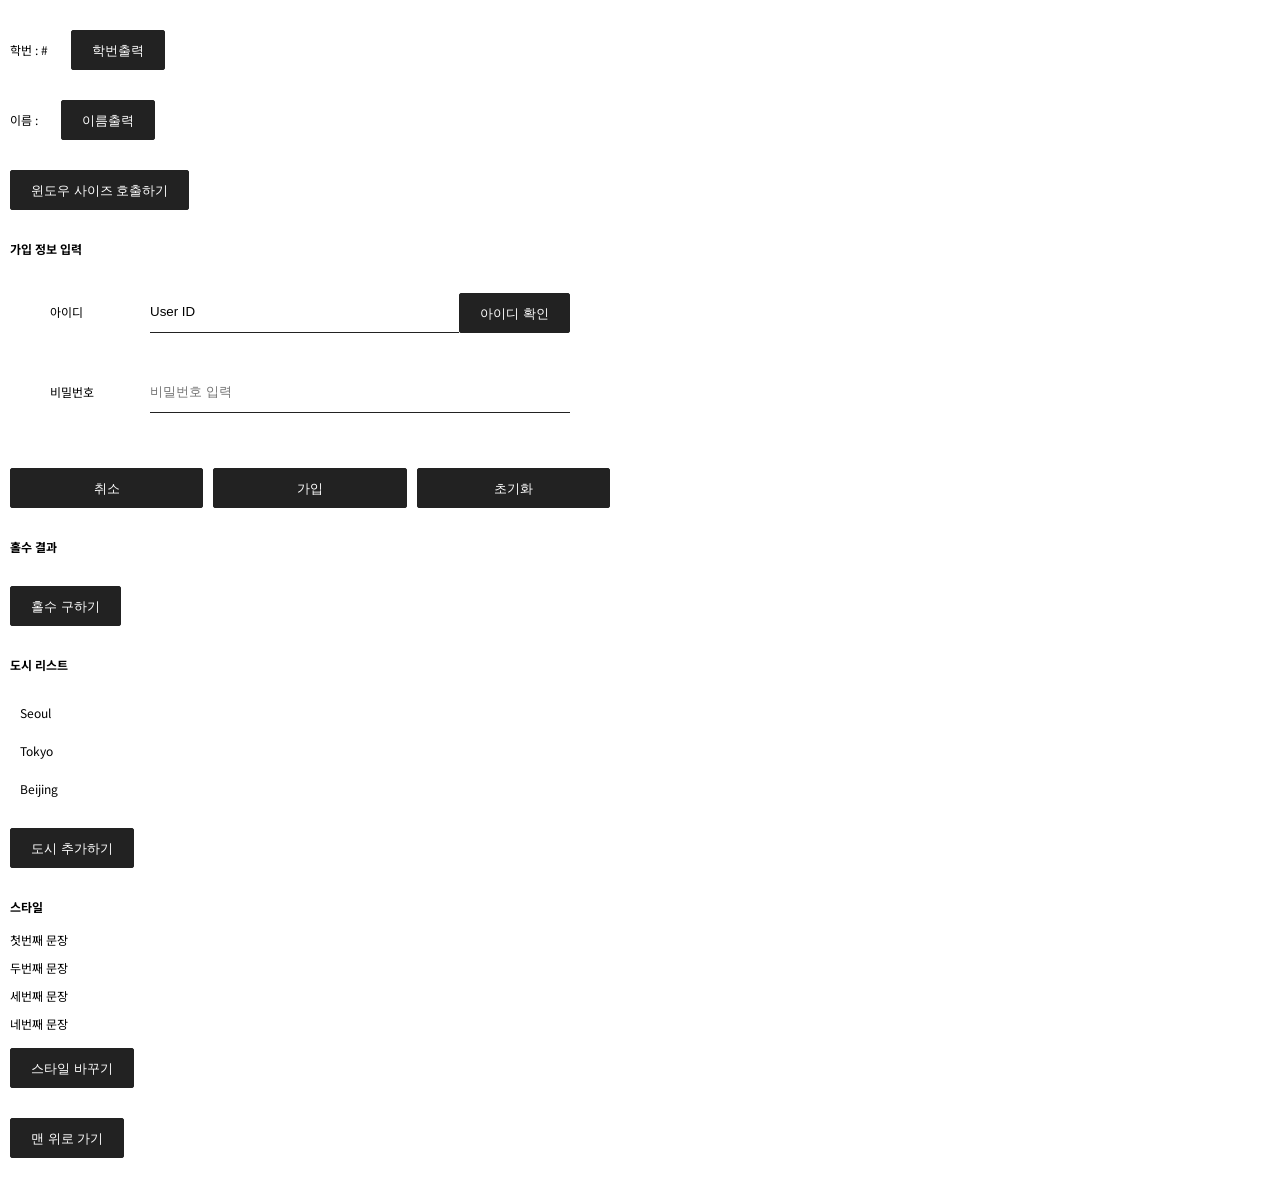
<file: 8week/index.html>
<!DOCTYPE html>
<html>
<head>
    <meta charset="UTF-8"/>
    <title>8Week</title>
    <link rel="stylesheet" href="./css/style.css"/>
</head>
<body>
<h1 class="blind">8Week</h1>
<section>
    <span>학번</span> : #<span id="student-number"></span> <button id="btn-student-number">학번출력</button>
</section>
<section>
    <span>이름</span> : <span id="student-name"></span> <button id="btn-student-name">이름출력</button>
</section>
<section>
    <button id="btn-window-size">윈도우 사이즈 호출하기</button>
</section>
<section>
    <form id="sign-in" action="index.html">
        <fieldset class="form-fields">
            <legend>가입 정보 입력</legend>
            <div class="form-row">
                <div class="form-title"><label for="user_id">아이디</label></div>
                <div class="form-input"><input id="user_id" type="text" name="user_id" placeholder="아이디 입력" value="User ID"/></div>
                <div class="form-button"><button id="btn-check-id">아이디 확인</button></div>
            </div>
            <div class="form-row">
                <div class="form-title"><label for="user_pass">비밀번호</label></div>
                <div class="form-input"><input id="user_pass" type="password" name="user_pass" placeholder="비밀번호 입력" value=""/></div>
            </div>
        </fieldset>
        <div class="form-util">
            <button id="btn-cancel">취소</button><button id="btn-apply">가입</button><button id="btn-reset">초기화</button>
        </div>
    </form>
</section>
<section>    
    <h2>홀수 결과</h2>
    <div id="odd-result" class="section"></div>
    <button id="btn-odd">홀수 구하기</button>
</section>
<section>
    <div id="cities">
        <h2>도시 리스트</h2>
        <ul id="city-list">
            <li>Seoul</li>
            <li>Tokyo</li>
            <li>Beijing</li>
        </ul>
        <button id="btn-add-city">도시 추가하기</button>
    </div>
</section>
<section>
    <h2>스타일</h2>
    <div class="section">
        <p class="sentence">첫번째 문장</p>
        <p class="sentence">두번째 문장</p>
        <p class="sentence">세번째 문장</p>
        <p class="sentence">네번째 문장</p>
    </div>
    <button id="btn-color">스타일 바꾸기</button>
</section>
<section>
    <button id="btn-go-top">맨 위로 가기</button>
</section>
<script type="text/javascript" src="./js/script.js"></script>
</body>
</html>
</file>
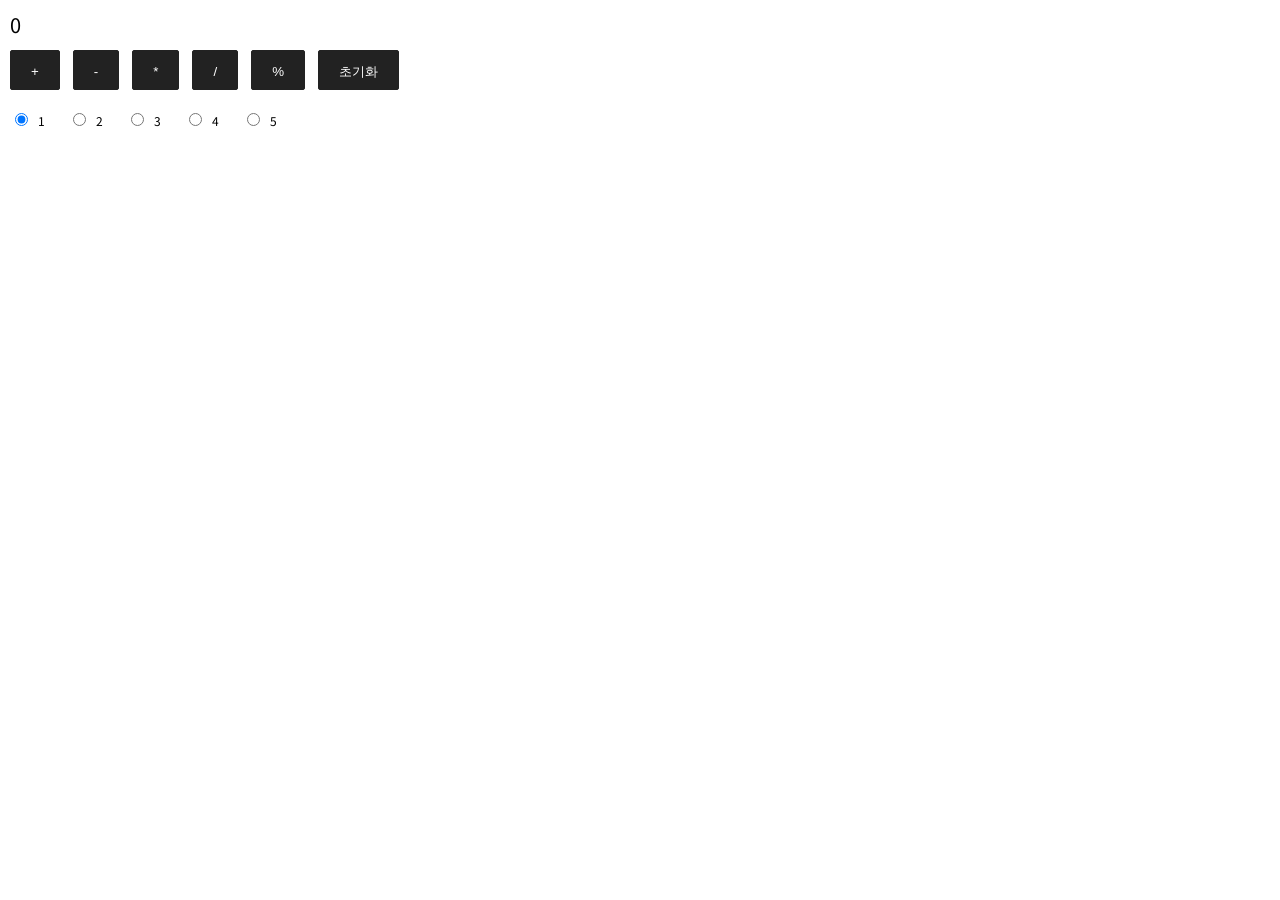
<file: 10Week/#homework/index.html>
<!DOCTYPE html>
<html lang="ko">
  <head>
    <meta charset="UTF-8" />
    <title>10Week</title>
    <link rel="stylesheet" href="./css/style.css" />
  </head>
  <body>
    <h1 class="blind">10Week</h1>
    <div id="result">0</div>
    <div id="util">
      <button id="btn-plus">+</button>
      <button id="btn-minus">-</button>
      <button id="btn-multiple">*</button>
      <button id="btn-divide">/</button>
      <button id="btn-percent">%</button>
      <button id="btn-reset">초기화</button>
    </div>
    <div id="select-numbers">
      <div class="radio">
        <input
          id="radio-1"
          type="radio"
          name="select_number"
          value="1"
          checked
        />
        <label for="radio-1">1</label>
      </div>
      <div class="radio">
        <input id="radio-2" type="radio" name="select_number" value="2" />
        <label for="radio-2">2</label>
      </div>
      <div class="radio">
        <input id="radio-3" type="radio" name="select_number" value="3" />
        <label for="radio-3">3</label>
      </div>
      <div class="radio">
        <input id="radio-4" type="radio" name="select_number" value="4" />
        <label for="radio-4">4</label>
      </div>
      <div class="radio">
        <input id="radio-5" type="radio" name="select_number" value="5" />
        <label for="radio-5">5</label>
      </div>
    </div>
    <script type="text/javascript" src="./js/script.js"></script>
  </body>
</html>
</file>
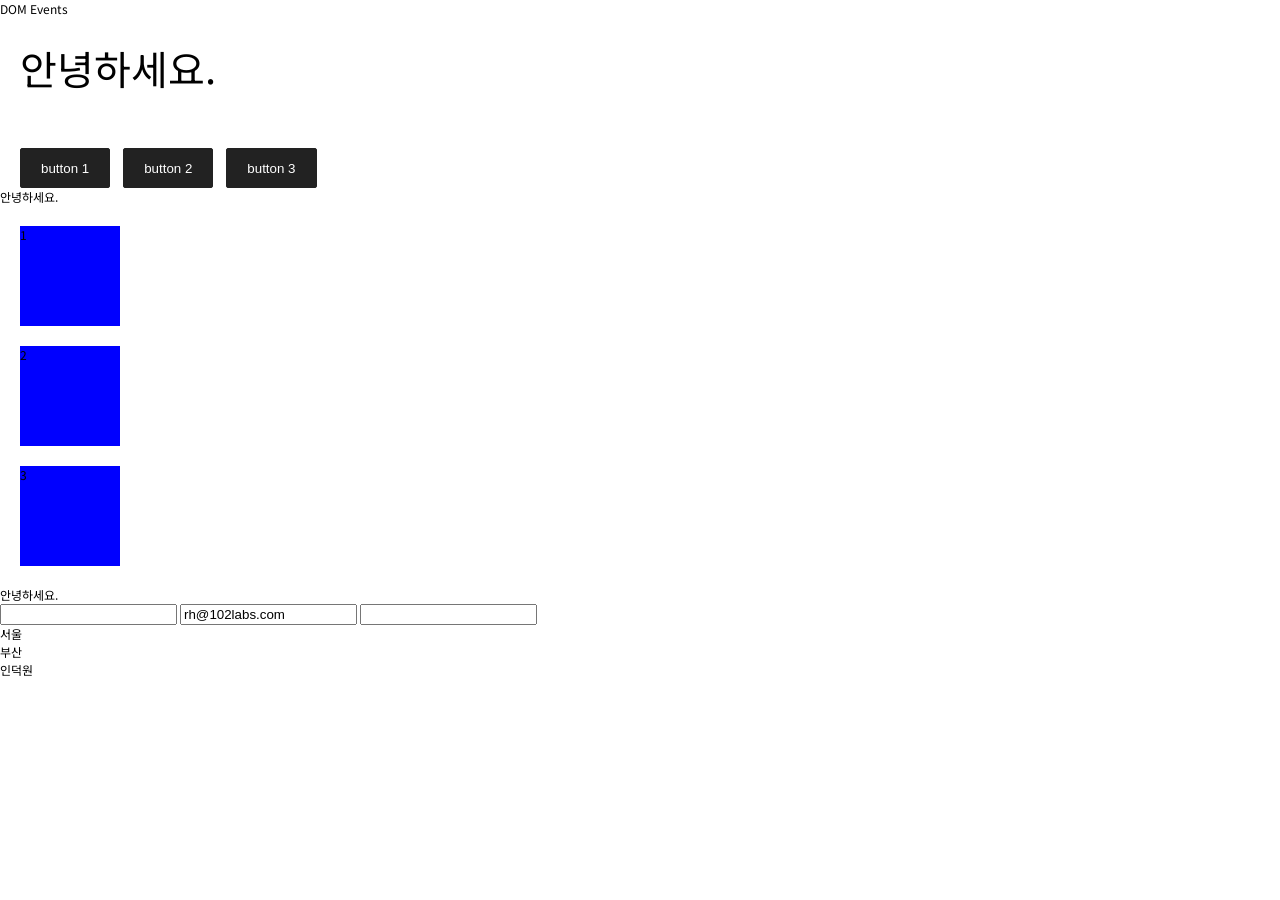
<file: 10Week/DOM Events1/index.html>
<!DOCTYPE html>
<html lang="ko">
<head>
    <meta charset="UTF-8"/>
    <title>DOM Events</title>
    <link rel="stylesheet" href="./css/style.css"/> 
</head>
<body>
<h1 class="blind">DOM Events</h1>
<div id="div">안녕하세요.</div>
<button id="btn1">button 1</button>
<button id="btn2">button 2</button>
<button id="btn3">button 3</button>
<div>안녕하세요.</div>
<div class="mouse">1</div>
<div class="mouse">2</div>
<div class="mouse">3</div>
<div>안녕하세요.</div>
<input type="text" name="name"/>
<input type="text" name="email" value="rh@102labs.com"/>
<input type="text" name="phone"/>
<ul id="list">
    <li id="list1" class="list">서울</li>
    <li id="list2" class="list">부산</li>
    <li id="list3" class="list">인덕원</li>
</ul>
<script type="text/javascript" src="./js/script.js"></script>
</body>
</html>
</file>
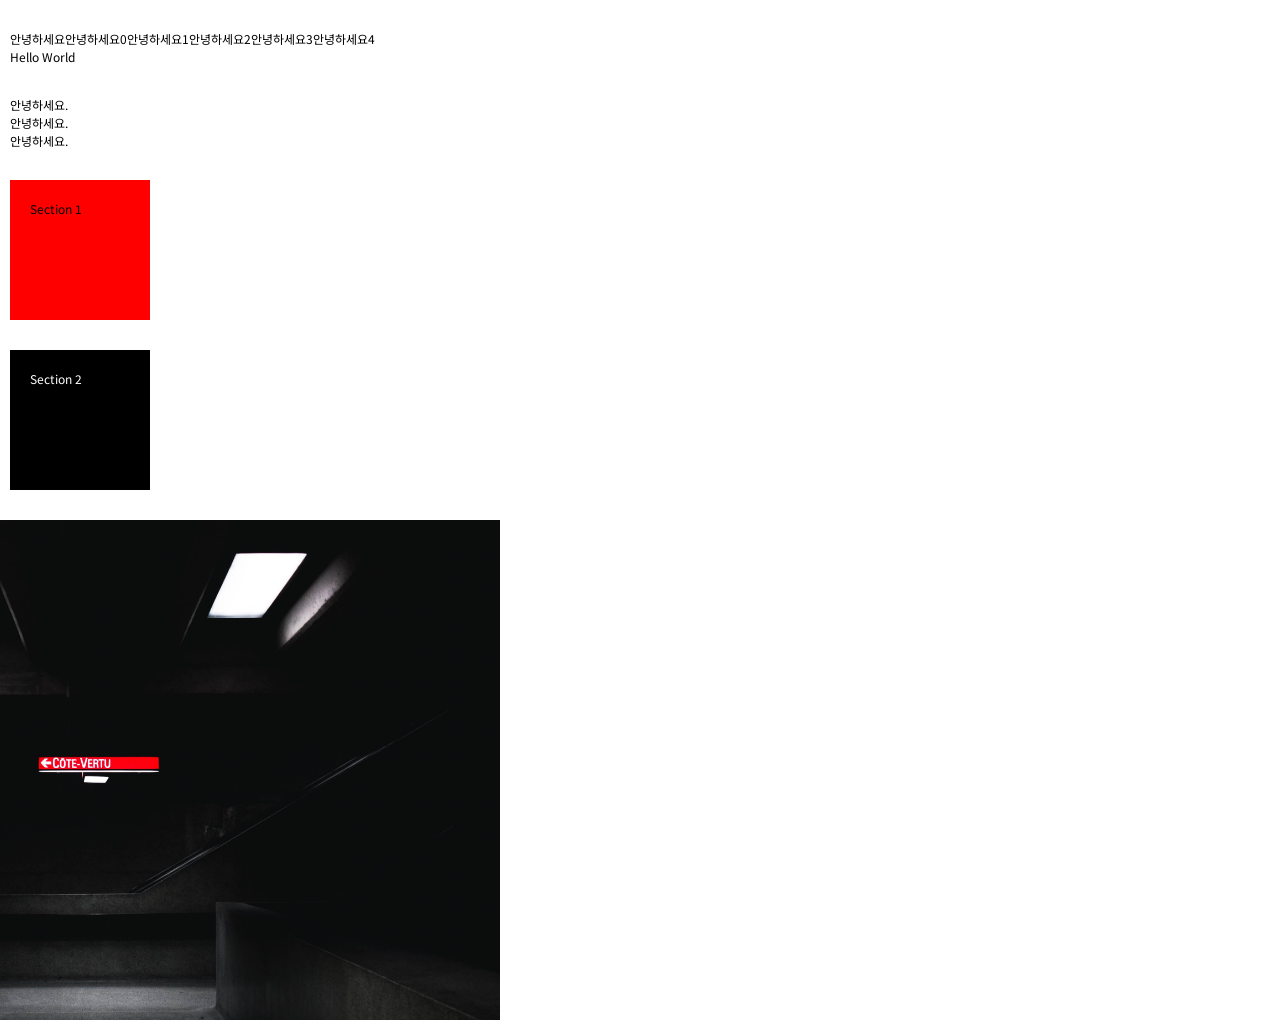
<file: 7Week/#homework/index.html>
<!DOCTYPE HTML>
<html>
<head>
    <meta charset="UTF-8"/>
    <title>7Week</title>
    <link rel="stylesheet" href="./css/style.css"/>
</head>
<body>
<h1 class="blind">7Week</h1>
<div class="row">
    <div id="title"></div>
</div>
<div class="row">
    <div class="title"></div>
    <div class="title"></div>
    <div class="title"></div>
</div>
<article id="article">
    <section class="row">
        <h2>Section 1</h2>
    </section>
    <section class="row">
        <h2>Section 2</h2>
    </section>
    <section class="row">
        <h2>Section 3</h2>
    </section>
</article>
<div id="scroll">
    <div class="inner-content">
        <img src="./img/image.jpg"/>
    </div>
</div>
<script type="text/javascript" src="./js/script.js"></script>
</body>
</html>
</file>
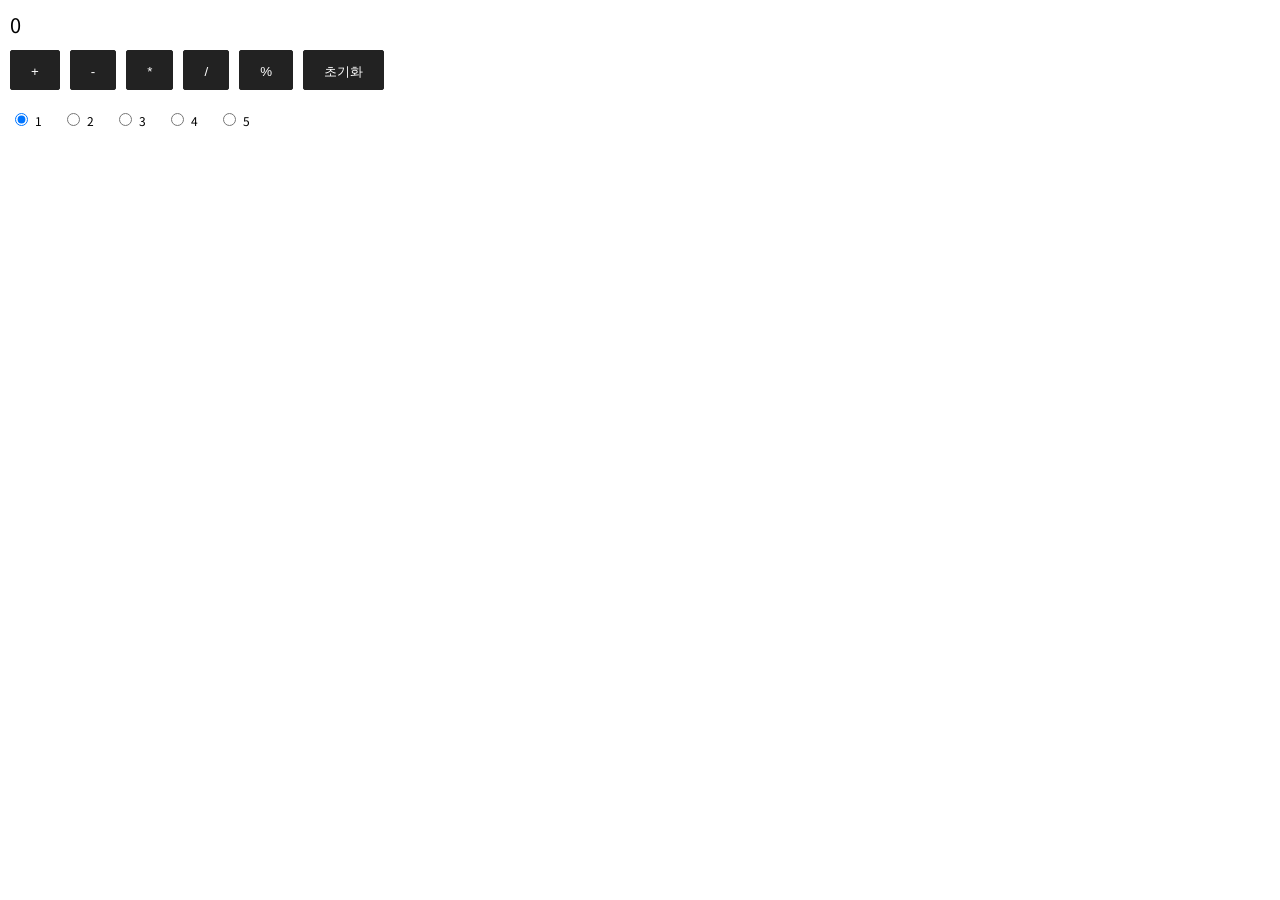
<file: 9Week/#homework/index.html>
<!DOCTYPE html>
<html lang="ko">
<head>
    <meta charset="UTF-8"/>
    <title>9Week</title>
    <link rel="stylesheet" href="./css/style.css"/>
</head>
<body>
<h1 class="blind">9Week</h1>
<div id="result">0</div>
<div id="util"><button id="btn-plus">+</button><button id="btn-minus">-</button><button id="btn-multiple">*</button><button id="btn-divide">/</button><button id="btn-percent">%</button><button id="btn-reset">초기화</button></div>
<div id="select-numbers"><div class="radio"><input id="radio-1" type="radio" name="select_number" value="1" checked><label for="radio-1">1</label></div><div class="radio"><input id="radio-2" type="radio" name="select_number" value="2"><label for="radio-2">2</label></div><div class="radio"><input id="radio-3" type="radio" name="select_number" value="3"><label for="radio-3">3</label></div><div class="radio"><input id="radio-4" type="radio" name="select_number" value="4"><label for="radio-4">4</label></div><div class="radio"><input id="radio-5" type="radio" name="select_number" value="5"><label for="radio-5">5</label></div></div>
<script type="text/javascript" src="./js/script.js"></script>
</body>
</html>
</file>
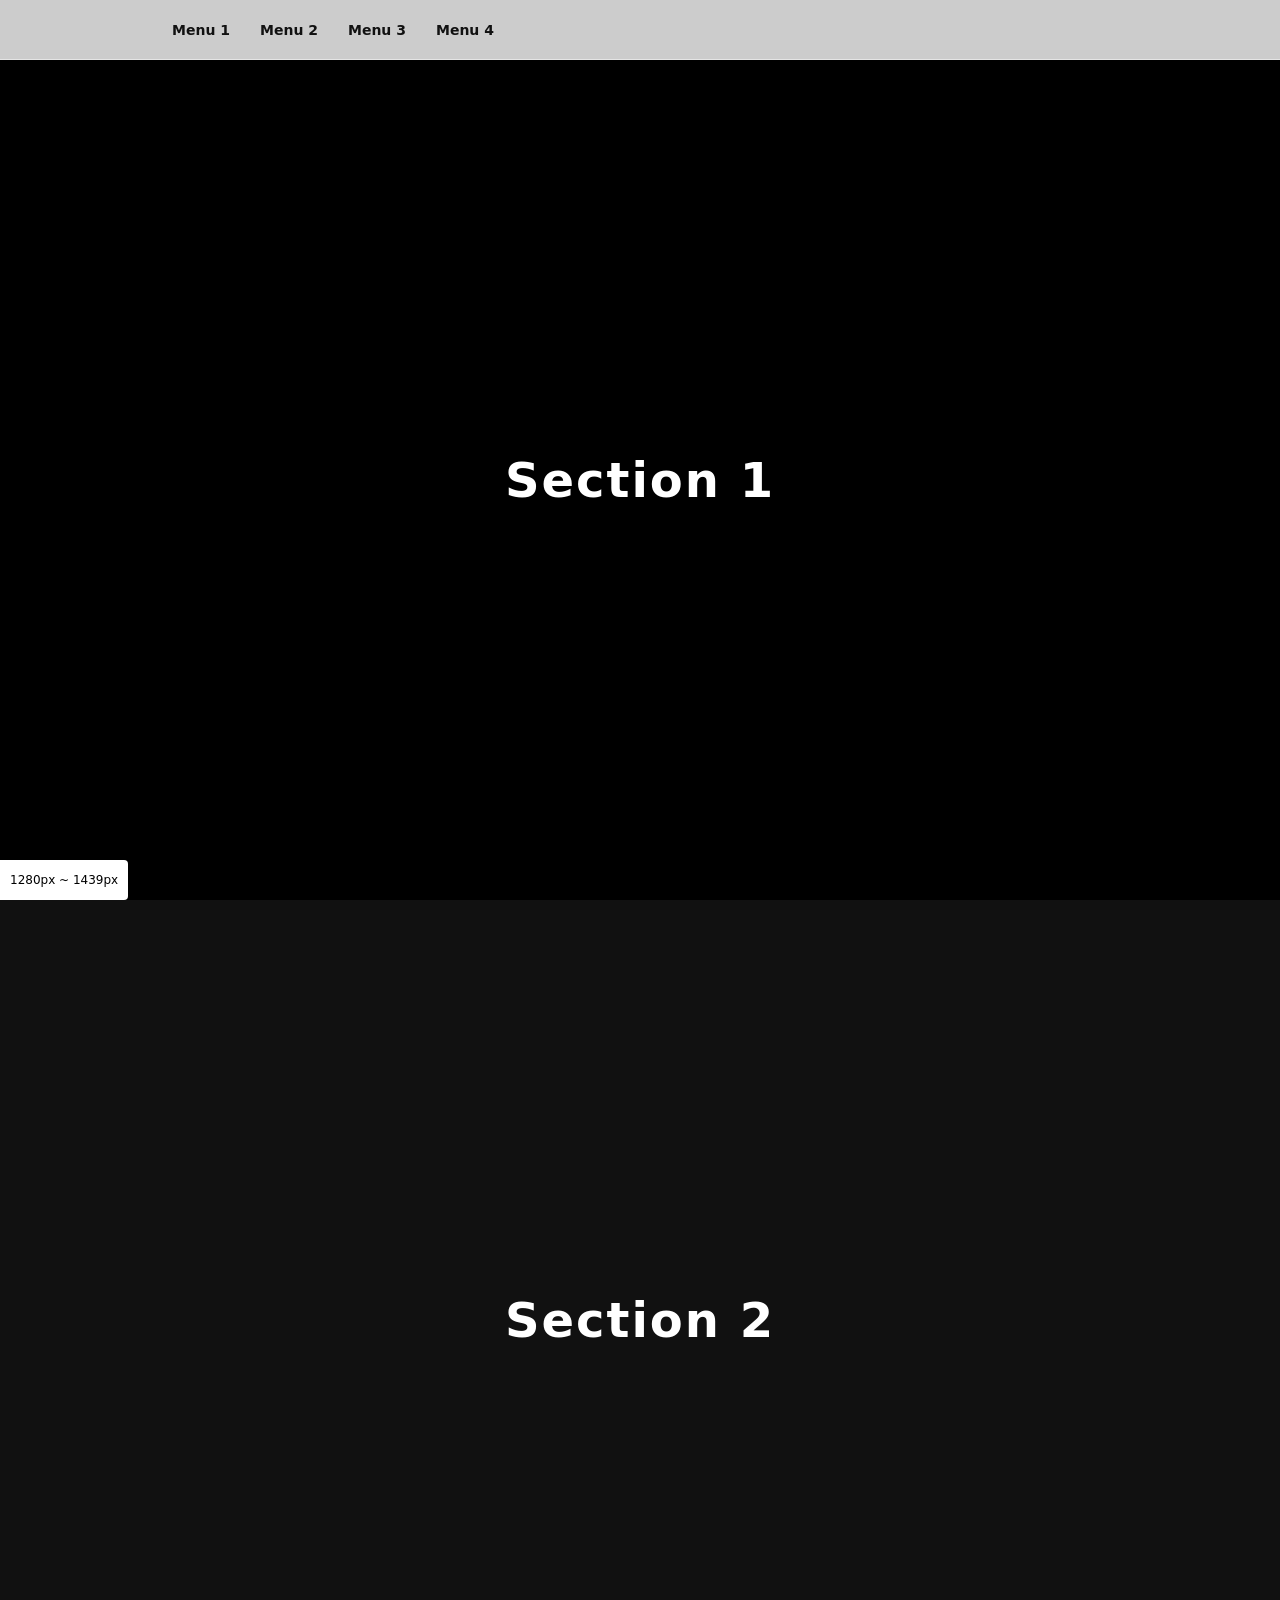
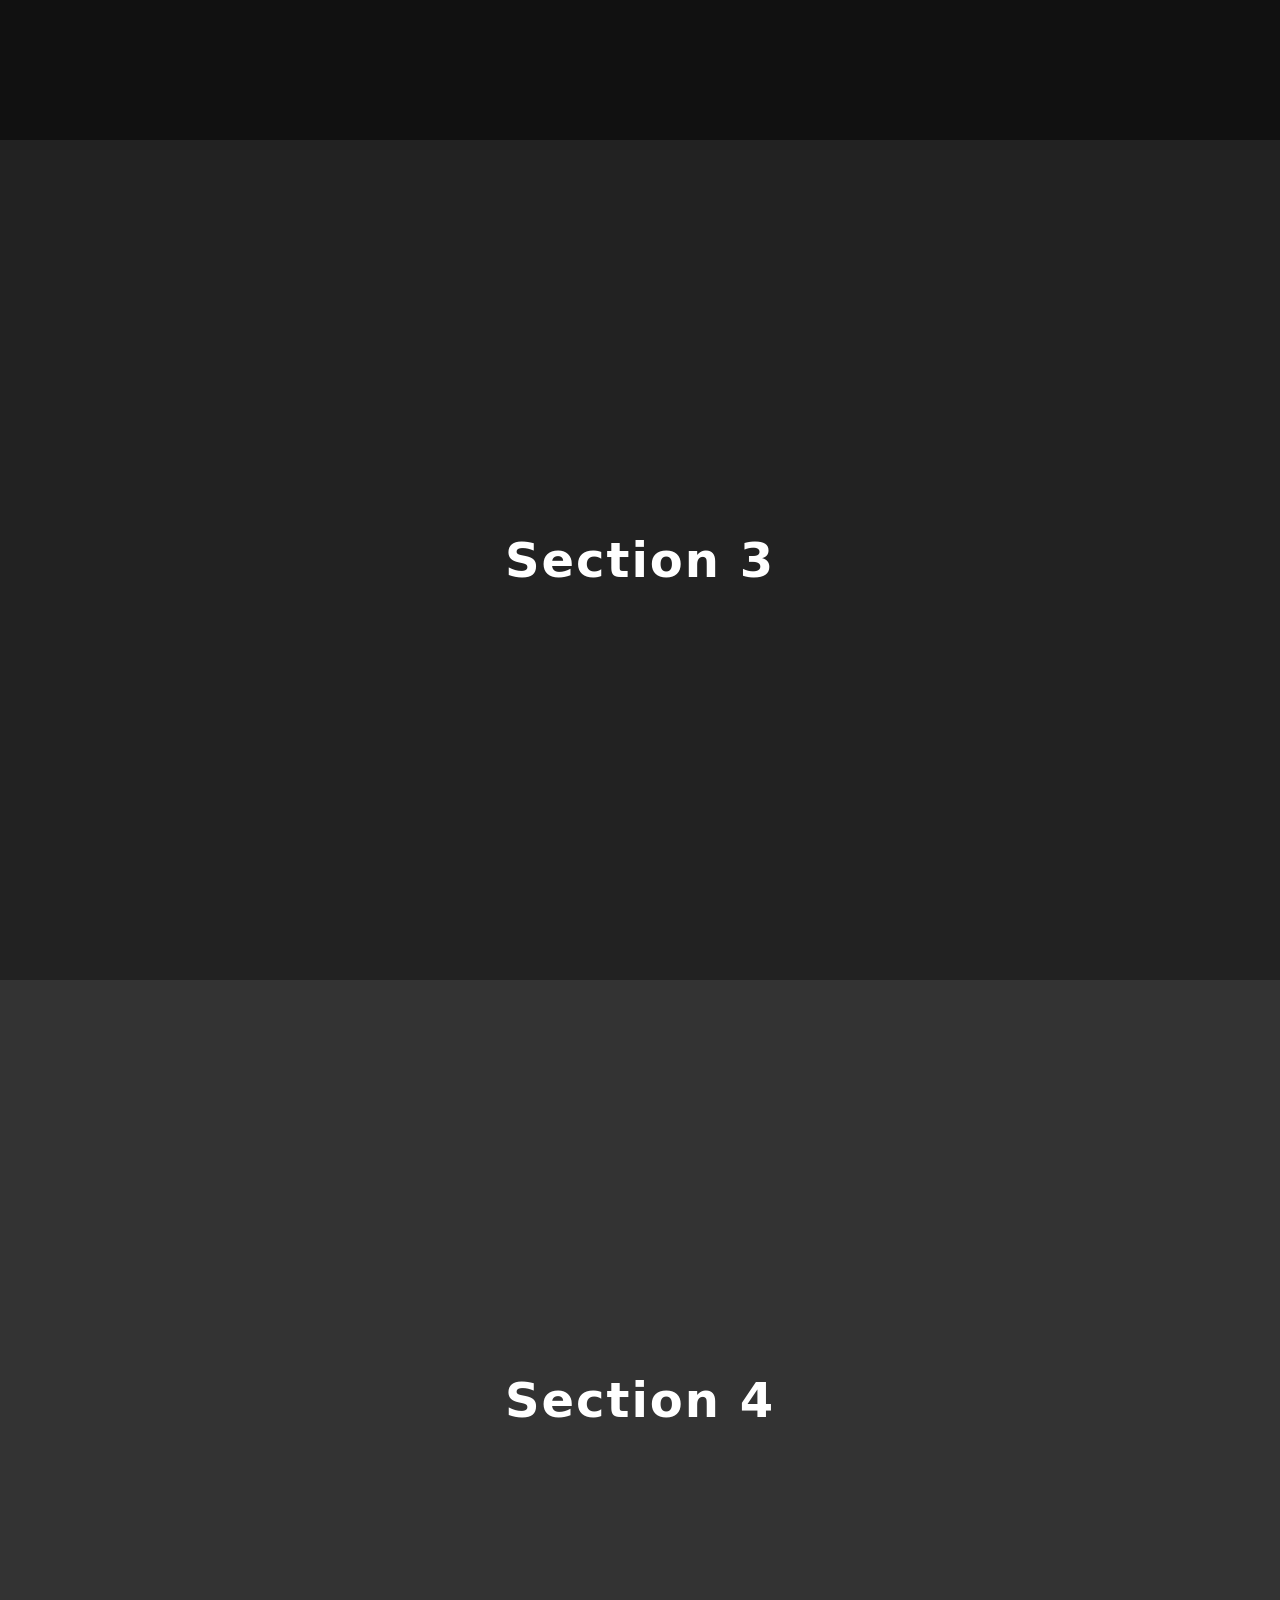
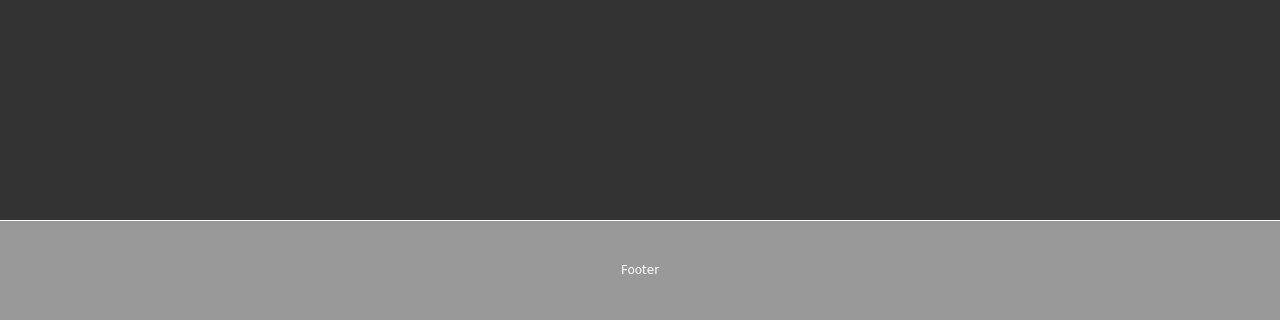
<file: 11Week/#sample/01_Layout/index.html>
<!DOCTYPE html>
<html lang="ko">
<head>
    <meta charset="UTF-8"/>
    <title>Layout</title>
    <link rel="stylesheet" href="./css/style.css"/> 
</head>
<body>
<h1 class="blind">Layout</h1>
<nav id="global-nav">
    <div class="gn-content">
        <ul class="gn-list">
            <li><a href="#menu1"><span>Menu 1</span></a></li><li>
                <a href="#menu2"><span>Menu 2</span></a></li><li>
                <a href="#menu3"><span>Menu 3</span></a></li><li>
                <a href="#menu4"><span>Menu 4</span></a></li>
        </ul>
    </div>
</nav>
<div id="main">
    <section class="section">
        <div class="section-content">
            <h2>Section 1</h2>
        </div>
    </section>
    <section class="section">
        <div class="section-content">
            <h2>Section 2</h2>
        </div>
    </section>
    <section class="section">
        <div class="section-content">
            <h2>Section 3</h2>
        </div>
    </section>
    <section class="section">
        <div class="section-content">
            <h2>Section 4</h2>
        </div>
    </section>
</div>
<footer id="global-footer">
    <div class="gf-content">
        <h2>Footer</h2>
    </div>
</footer>
<div class="notice"></div>
</body>
</html>
</file>
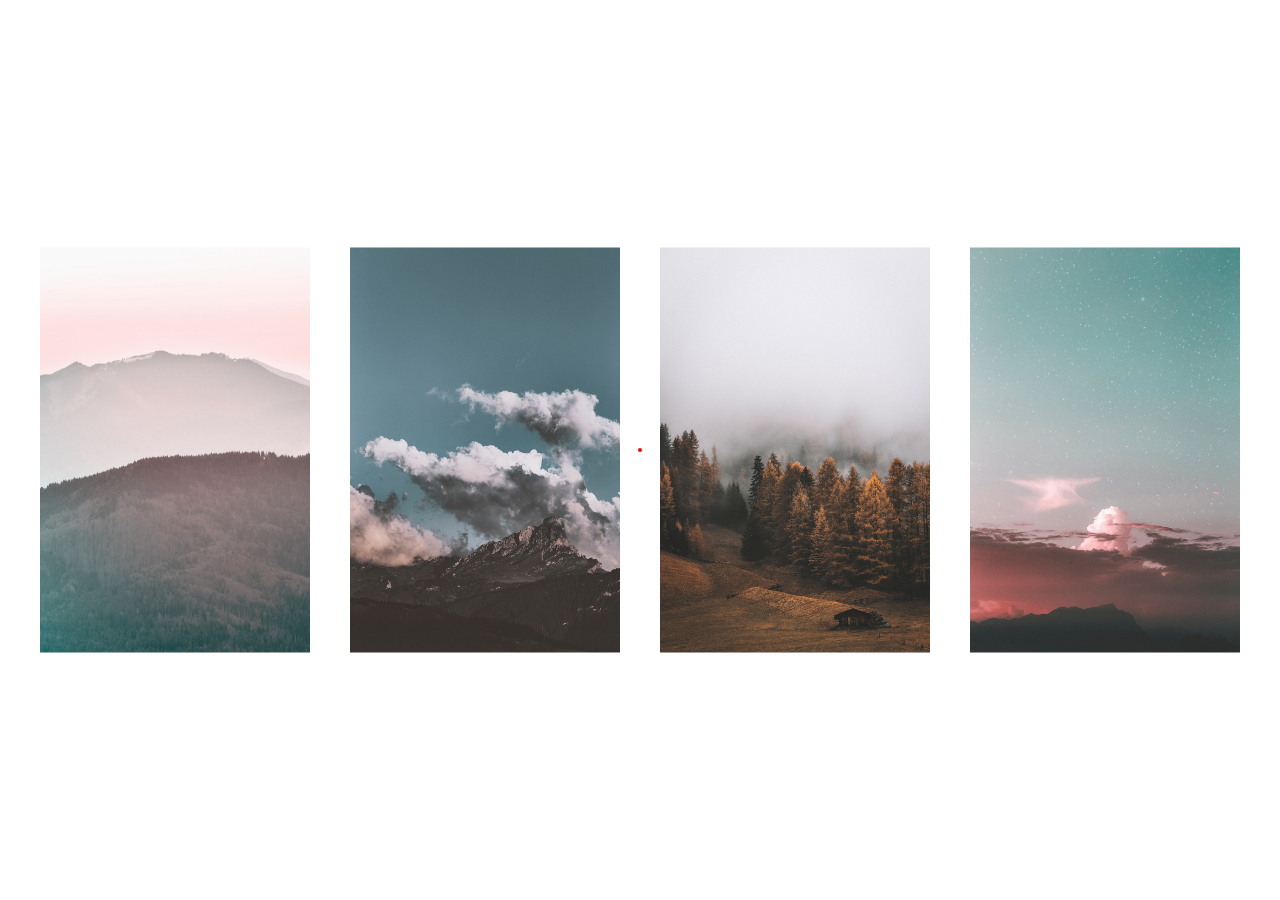
<file: 11Week/#sample/04_Mouse_Cursor/index.html>
<!DOCTYPE html>
<html lang="ko">
<head>
    <meta charset="UTF-8"/>
    <title>Mouse Cursor</title>
    <link rel="stylesheet" href="./css/style.css"/> 
</head>
<body>
<h1 class="blind">Mouse Cursor</h1>
<div class="section-container">
    <div class="section-content">
        <ul id="list">
            <li><a href="#"><img src="./img/1.jpg" alt="image 1"/></a></li><li>
                <a href="#"><img src="./img/2.jpg" alt="image 2"/></a></li><li>
                <a href="#"><img src="./img/3.jpg" alt="image 3"/></a></li><li>
                <a href="#"><img src="./img/4.jpg" alt="image 4"/></a></li>
        </ul>
    </div>
</div>
<div id="cursor-dot">&nbsp;</div>
<div id="cursor-bg">&nbsp;</div>
<div id="progress"><span>&nbsp;</span></div>
<script type="text/javascript" src="./vendor/gsap/gsap.min.js"></script>
<script type="text/javascript" src="./js/script.js"></script>
</body>
</html>
</file>
<file: 8week/css/style.css>
@charset "UTF-8";
@import url('https://fonts.googleapis.com/css2?family=Noto+Sans+KR:wght@300;400;500;700&display=swap');

/* Reset */
html,body,div,span,applet,object,iframe,
h1,h2,h3,h4,h5,h6,p,blockquote,pre,
a,abbr,acronym,address,big,cite,code,
del,dfn,em,img,ins,kbd,q,s,samp,
small,strike,strong,sub,sup,tt,var,
b,u,i,center,
dl,dt,dd,ol,ul,li,
fieldset,form,label,legend,
table,caption,tbody,tfoot,thead,tr,th,td,
article,aside,canvas,details,embed,
figure,figcaption,footer,header,hgroup,
menu,nav,output,ruby,section,summary,
time,mark,audio,video{
	margin:0;
	padding:0;
	border:0;
	font-size:100%;
	font:inherit;
	vertical-align:baseline
}
/* HTML5 display-role reset for older browsers */
article,aside,details,figcaption,figure,
footer,header,hgroup,menu,nav,section{
	display:block
}
body{
	line-height:1
}
ol,ul{
	list-style:none
}
blockquote,q{
	quotes:none
}
blockquote:before,blockquote:after,
q:before,q:after{
	content:'';
	content:none
}
table{
	border-collapse:collapse;
	border-spacing:0
}


/* Layout */
body{font-family:'Noto Sans KR',sans-serif;font-size:12px;line-height:18px}
button,input{margin:0;padding:0;outline:none;font-family:'Roboto',sans-serif}
label,input{display:inline-block;padding-top:9px;padding-bottom:10px;border:none;line-height:20px}
.blind{display:none;visibility:hidden}
h2,legend{font-weight:700}
section{display:block;margin:30px 10px}
form{width:600px}
.form-row{display:flex;margin:30px;padding:5px 10px}
.form-row .form-title{width:100px}
.form-row .form-input{flex:1}
.form-row .form-input input{width:100%;box-sizing:border-box;border-bottom:1px solid #222}
.form-util{display:flex}
.form-util button{flex:1}
.form-fields + .form-util{margin-top:20px}
.section{padding-top:15px;padding-bottom:15px}
.section p + p{padding-top:10px}
ul{display:block;padding:30px 10px}
ul li{display:block}
ul li + li{padding-top:20px}
span + button{margin-left:20px}
button{display:inline-block;height:40px;padding-right:20px;padding-left:20px;background-color:#222;border:1px solid #222;border-radius:2px;color:#fff;line-height:40px;cursor:pointer}
button:hover{background-color:#fff;color:#222;border:1px solid #222}
button + button{margin-left:10px}
</file>
<file: 10Week/#homework/css/style.css>
@charset "UTF-8";
@import url('https://fonts.googleapis.com/css2?family=Noto+Sans+KR:wght@300;400;500;700&display=swap');

/* Reset */
html,body,div,span,applet,object,iframe,
h1,h2,h3,h4,h5,h6,p,blockquote,pre,
a,abbr,acronym,address,big,cite,code,
del,dfn,em,img,ins,kbd,q,s,samp,
small,strike,strong,sub,sup,tt,var,
b,u,i,center,
dl,dt,dd,ol,ul,li,
fieldset,form,label,legend,
table,caption,tbody,tfoot,thead,tr,th,td,
article,aside,canvas,details,embed,
figure,figcaption,footer,header,hgroup,
menu,nav,output,ruby,section,summary,
time,mark,audio,video{
	margin:0;
	padding:0;
	border:0;
	font-size:100%;
	font:inherit;
	vertical-align:baseline
}
/* HTML5 display-role reset for older browsers */
article,aside,details,figcaption,figure,
footer,header,hgroup,menu,nav,section{
	display:block
}
body{
	line-height:1
}
ol,ul{
	list-style:none
}
blockquote,q{
	quotes:none
}
blockquote:before,blockquote:after,
q:before,q:after{
	content:'';
	content:none
}
table{
	border-collapse:collapse;
	border-spacing:0
}


/* Layout */
body{font-family:'Noto Sans KR',sans-serif;font-size:12px;line-height:18px}
.blind{display:none;visibility:hidden}
h1{margin:30px 10px;font-size:20px;font-weight:400;line-height:30px}
h2,legend{font-size:18px;font-weight:400;line-height:26px}
#result{margin:10px;font-size:20px;line-height:30px}
#util{margin-left:10px}
#select-numbers{margin-top:20px;margin-left:10px}
#select-numbers .radio{display:inline-block;vertical-align:top}
#select-numbers .radio label{padding-left:4px}
#select-numbers .radio + .radio{margin-left:20px}
button{display:inline-block;height:40px;padding-right:20px;padding-left:20px;vertical-align:top;background-color:#222;border:1px solid #222;border-radius:2px;color:#fff;line-height:40px;cursor:pointer}
button:hover{background-color:#fff;color:#222;border:1px solid #222}
button + button{margin-left:10px}
</file>
<file: 10Week/DOM Events1/css/style.css>
@charset "UTF-8";
@import url("https://fonts.googleapis.com/css2?family=Noto+Sans+KR:wght@400;700&display=swap");

/* Reset */
html,body,div,span,applet,object,iframe,
h1,h2,h3,h4,h5,h6,p,blockquote,pre,
a,abbr,acronym,address,big,cite,code,
del,dfn,em,img,ins,kbd,q,s,samp,
small,strike,strong,sub,sup,tt,var,
b,u,i,center,
dl,dt,dd,ol,ul,li,
fieldset,form,label,legend,
table,caption,tbody,tfoot,thead,tr,th,td,
article,aside,canvas,details,embed,
figure,figcaption,footer,header,hgroup,
menu,nav,output,ruby,section,summary,
time,mark,audio,video{
	margin:0;
	padding:0;
	border:0;
	font-size:100%;
	font:inherit;
	vertical-align:baseline
}
/* HTML5 display-role reset for older browsers */
article,aside,details,figcaption,figure,
footer,header,hgroup,menu,nav,section{
	display:block
}
body{
	line-height:1
}
ol,ul{
	list-style:none
}
blockquote,q{
	quotes:none
}
blockquote:before,blockquote:after,
q:before,q:after{
	content:'';
	content:none
}
table{
	border-collapse:collapse;
	border-spacing:0
}


/* Layout */
body{font-family:"Noto Sans KR", sans-serif;font-size:12px;line-height:18px}
button{margin:0;padding:0;outline:none;font-family:'Roboto',sans-serif}
button{display:inline-block;height:40px;padding-right:20px;padding-left:20px;background-color:#222;border:1px solid #222;border-radius:2px;color:#fff;line-height:40px;cursor:pointer}
button:hover{background-color:#fff;color:#222;border:1px solid #222}
button + button{margin-left:10px}
#div{padding:20px;font-size:40px;line-height:60px}
.style1{color:red}
.style2{background-color:gray}
.style3{text-decoration:underline}
#btn1{margin-top:30px;margin-left:20px}
.mouse{width:100px;height:100px;margin:20px;background-color:blue;transition:all 400ms ease-in-out}
.animated1{border-radius:50%}
.animated2{background-color:red}
.animated3{width:200px;height:200px}
.box{
	display: inline-block;
	width: 40px;
	height: 20px;
	text-align: center;
	font-size: 10px;
	line-height: 20px
}
.red{
	background-color: red;
	color: black
}
.black{
	background-color: black;
	color: white
}
</file>
<file: 7Week/#homework/css/style.css>
@charset "UTF-8";
@import url('https://fonts.googleapis.com/css2?family=Noto+Sans+KR:wght@300;400;500;700&display=swap');

/* Reset */
html,body,div,span,applet,object,iframe,
h1,h2,h3,h4,h5,h6,p,blockquote,pre,
a,abbr,acronym,address,big,cite,code,
del,dfn,em,img,ins,kbd,q,s,samp,
small,strike,strong,sub,sup,tt,var,
b,u,i,center,
dl,dt,dd,ol,ul,li,
fieldset,form,label,legend,
table,caption,tbody,tfoot,thead,tr,th,td,
article,aside,canvas,details,embed,
figure,figcaption,footer,header,hgroup,
menu,nav,output,ruby,section,summary,
time,mark,audio,video{
	margin:0;
	padding:0;
	border:0;
	font-size:100%;
	font:inherit;
	vertical-align:baseline
}
/* HTML5 display-role reset for older browsers */
article,aside,details,figcaption,figure,
footer,header,hgroup,menu,nav,section{
	display:block
}
body{
	line-height:1
}
ol,ul{
	list-style:none
}
blockquote,q{
	quotes:none
}
blockquote:before,blockquote:after,
q:before,q:after{
	content:'';
	content:none
}
table{
	border-collapse:collapse;
	border-spacing:0
}

/* Layout */
body{font-family:'Noto Sans KR',sans-serif;font-size:12px;line-height:18px}
.blind{display:none;visibility:hidden}
.row{display:block;margin:30px 10px}
#article .row{width:100px;height:100px;padding:20px;background-color:#000;color:#fff}
#article .row.red{background-color:#f00;color:#000}
#scroll{overflow:hidden;width:500px;height:500px}
#scroll.scroll{overflow:scroll}
#scroll .inner-content img{display:inline-block;width:1000px;height:auto;vertical-align:top}
</file>
<file: 9Week/#homework/css/style.css>
@charset "UTF-8";
@import url('https://fonts.googleapis.com/css2?family=Noto+Sans+KR:wght@300;400;500;700&display=swap');

/* Reset */
html,body,div,span,applet,object,iframe,
h1,h2,h3,h4,h5,h6,p,blockquote,pre,
a,abbr,acronym,address,big,cite,code,
del,dfn,em,img,ins,kbd,q,s,samp,
small,strike,strong,sub,sup,tt,var,
b,u,i,center,
dl,dt,dd,ol,ul,li,
fieldset,form,label,legend,
table,caption,tbody,tfoot,thead,tr,th,td,
article,aside,canvas,details,embed,
figure,figcaption,footer,header,hgroup,
menu,nav,output,ruby,section,summary,
time,mark,audio,video{
	margin:0;
	padding:0;
	border:0;
	font-size:100%;
	font:inherit;
	vertical-align:baseline
}
/* HTML5 display-role reset for older browsers */
article,aside,details,figcaption,figure,
footer,header,hgroup,menu,nav,section{
	display:block
}
body{
	line-height:1
}
ol,ul{
	list-style:none
}
blockquote,q{
	quotes:none
}
blockquote:before,blockquote:after,
q:before,q:after{
	content:'';
	content:none
}
table{
	border-collapse:collapse;
	border-spacing:0
}


/* Layout */
body{font-family:'Noto Sans KR',sans-serif;font-size:12px;line-height:18px}
.blind{display:none;visibility:hidden}
h1{margin:30px 10px;font-size:20px;font-weight:400;line-height:30px}
h2,legend{font-size:18px;font-weight:400;line-height:26px}
#result{margin:10px;font-size:20px;line-height:30px}
#util{margin-left:10px}
#select-numbers{margin-top:20px;margin-left:10px}
#select-numbers .radio{display:inline-block;vertical-align:top}
#select-numbers .radio label{padding-left:4px}
#select-numbers .radio + .radio{margin-left:20px}
button{display:inline-block;height:40px;padding-right:20px;padding-left:20px;vertical-align:top;background-color:#222;border:1px solid #222;border-radius:2px;color:#fff;line-height:40px;cursor:pointer}
button:hover{background-color:#fff;color:#222;border:1px solid #222}
button + button{margin-left:10px}
</file>
<file: 11Week/#sample/01_Layout/css/style.css>
@charset "UTF-8";
@import url("https://fonts.googleapis.com/css2?family=Noto+Sans+KR:wght@400;700&display=swap");

/* Modern Normalize */
*,::after,::before{box-sizing:border-box}:root{-moz-tab-size:4;tab-size:4}html{line-height:1.15;-webkit-text-size-adjust:100%}body{margin:0}body{font-family:system-ui,-apple-system,'Segoe UI',Roboto,Helvetica,Arial,sans-serif,'Apple Color Emoji','Segoe UI Emoji'}hr{height:0}abbr[title]{text-decoration:underline dotted}b,strong{font-weight:bolder}code,kbd,pre,samp{font-family:SFMono-Regular,Consolas,'Liberation Mono',Menlo,monospace;font-size:1em}small{font-size:80%}sub,sup{font-size:75%;line-height:0;position:relative;vertical-align:baseline}sub{bottom:-.25em}sup{top:-.5em}button,input,optgroup,select,textarea{font-family:inherit;font-size:100%;line-height:1.15;margin:0}button,select{text-transform:none}[type=button],[type=reset],[type=submit],button{-webkit-appearance:button}[type=button]::-moz-focus-inner,[type=reset]::-moz-focus-inner,[type=submit]::-moz-focus-inner,button::-moz-focus-inner{border-style:none;padding:0}[type=button]:-moz-focusring,[type=reset]:-moz-focusring,[type=submit]:-moz-focusring,button:-moz-focusring{outline:1px dotted ButtonText}fieldset{padding:.35em .75em .625em}legend{padding:0}progress{vertical-align:baseline}[type=number]::-webkit-inner-spin-button,[type=number]::-webkit-outer-spin-button{height:auto}[type=search]{-webkit-appearance:textfield;outline-offset:-2px}[type=search]::-webkit-search-decoration{-webkit-appearance:none}::-webkit-file-upload-button{-webkit-appearance:button;font:inherit}summary{display:list-item}

/* Variable */
html{--gn-height:60px}
/* Layout */
.blind{display:none!important;visibility:hidden!important;position:absolute;margin:0;padding:0;clip:rect(0 0 0 0);pointer-events:none}
html{color:#333;font-family:"Noto Sans KR",sans-serif;font-size:12px;font-weight:400;line-height:1.5rem}
body{background-color:#fff}
#global-nav{position:fixed;display:block;z-index:9999;top:0;right:0;left:0;width:100%;min-width:1024px;height:var(--gn-height);background-color:rgba(255,255,255,0.95);-webkit-backdrop-filter:saturate(180%) blur(20px);backdrop-filter:saturate(180%) blur(20px);-webkit-transition:background-color 180ms cubic-bezier(0.455,0.030,0.515,0.955);-moz-transition:background-color 180ms cubic-bezier(0.455,0.030,0.515,0.955);-o-transition:background-color 180ms cubic-bezier(0.455,0.030,0.515,0.955);-ms-transition:background-color 180ms cubic-bezier(0.455,0.030,0.515,0.955);transition:background-color 180ms cubic-bezier(0.455,0.030,0.515,0.955)}
#global-nav::before{content:"";display:block;position:absolute;bottom:0;right:0;left:0;width:100%;height:0;border-bottom:1px solid rgba(255,255,255,0.5)}
#global-nav .gn-content{max-width:980px;height:100%;margin-right:auto;margin-left:auto;padding-right:22px;padding-left:22px;padding-left:calc(max(22px,env(safe-area-inset-left)));padding-right:calc(max(22px,env(safe-area-inset-right)))}
#global-nav ul{margin:0;padding:0;list-style:none}
#global-nav .gn-list{width:auto;height:100%;margin-right:-10px;margin-left:-10px}
#global-nav .gn-list li{display:inline-block;height:100%;vertical-align:top}
#global-nav .gn-list li + li{margin-left:10px}
#global-nav .gn-list li a{display:inline-block;position:relative;height:100%;padding:calc((var(--gn-height) - 20px) / 2) 10px;text-decoration:none;color:#111;font-size:1.167rem;font-weight:700;line-height:1.667rem}
#global-nav .gn-list li a span{display:block;position:relative}
#global-nav .gn-list li a span::before{content:"";display:block;position:absolute;z-index:-1;bottom:0;right:0;left:0;width:100%;height:0;margin-bottom:-4px;border-bottom:0 solid #96d2d9;-webkit-transition:border-width 280ms cubic-bezier(0.250,0.460,0.450,0.940);-moz-transition:border-width 280ms cubic-bezier(0.250,0.460,0.450,0.940);-o-transition:border-width 280ms cubic-bezier(0.250,0.460,0.450,0.940);-ms-transition:border-width 280ms cubic-bezier(0.250,0.460,0.450,0.940);transition:border-width 280ms cubic-bezier(0.250,0.460,0.450,0.940)}
#global-nav .gn-list li a:hover span::before{border-bottom-width:8px}
#main{position:relative;max-width:2560px;margin-right:auto;margin-left:auto}
#main .section{width:100%;height:calc(100vh - var(--gn-height));color:#fff}
#main .section:first-child{height:100vh;padding-top:var(--gn-height)}
#main .section:nth-child(1){background-color:#000}
#main .section:nth-child(2){background-color:#111}
#main .section:nth-child(3){background-color:#222}
#main .section:nth-child(4){background-color:#333}
#main .section .section-content{display:-webkit-box;display:-ms-flexbox;display:flex;width:980px;height:calc(100vh - var(--gn-height));margin-right:auto;margin-left:auto;-webkit-box-pack:center;-ms-flex-pack:center;justify-content:center;-webkit-box-align:center;-ms-flex-align:center;align-items:center}
#main .section .section-content h2{margin:0;padding:0;color:#fff;font-size:4rem;font-weight:700;line-height:5rem;letter-spacing:1.5pt}
#global-footer{position:relative;width:100%;height:100px;background-color:#999}
#global-footer::before{content:"";display:block;position:absolute;top:0;right:0;left:0;width:100%;height:0;border-top:1px solid #fff}
#global-footer .gf-content{width:980px;margin-right:auto;margin-left:auto;text-align:center;padding-top:40px;padding-bottom:40px}
#global-footer .gf-content h2{margin:0;padding:0;color:#fff;font-size:1rem;font-weight:400;line-height:1.667rem}
.notice{display:block;position:fixed;z-index:10000;bottom:0;left:0;padding:10px;background-color:#fff;border-top-right-radius:4px;border-bottom-right-radius:4px;color:#000;font-size:1rem;line-height:1.667rem}
.notice::before{content:"--"}
@media only screen and (min-width:1920px){
    .notice::before{content:"1920px ~"}
}
@media only screen and (min-width:1440px) and (max-width:1919px){
    .notice::before{content:"1440px ~ 1919px"}
    #global-nav{background-color:rgba(255,255,255,0.9)}
}
@media only screen and (min-width:1280px) and (max-width:1439px){
    .notice::before{content:"1280px ~ 1439px"}
    #global-nav{background-color:rgba(255,255,255,0.8)}
}
@media only screen and (min-width:1024px) and (max-width:1279px){
    .notice::before{content:"1024px ~ 1279px"}
    #global-nav{background-color:rgba(255,255,255,0.7)}
}
@media only screen and (max-width:1023px){
    #global-nav{min-width:320px}
    #global-nav .gn-list{margin-right:inherit;margin-left:inherit}
    #global-nav .gn-content{padding-right:12px;padding-left:12px;padding-left:calc(max(12px,env(safe-area-inset-left)));padding-right:calc(max(12px,env(safe-area-inset-right)))}
    #main .section .section-content{width:100%;padding-right:22px;padding-left:22px;padding-left:calc(max(22px,env(safe-area-inset-left)));padding-right:calc(max(22px,env(safe-area-inset-right)))}
    #global-footer .gf-content{width:100%}
}
@media only screen and (min-width:768px) and (max-width:1023px){
    .notice::before{content:"768px ~ 1023px"}
    #global-nav{background-color:rgba(255,255,255,0.6)}
}
@media only screen and (min-width:586px) and (max-width:767px){
    .notice::before{content:"586px ~ 767px"}
    #global-nav{background-color:rgba(255,255,255,0.5)}
}
@media only screen and (min-width:414px) and (max-width:585px){
    .notice::before{content:"414px ~ 585px"}
    #global-nav{background-color:rgba(255,255,255,0.4)}
}
@media only screen and (min-width:375px) and (max-width:413px){
    .notice::before{content:"375px ~ 413px"}
    #global-nav{background-color:rgba(255,255,255,0.3)}
}
@media only screen and (min-width:320px) and (max-width:374px){
    .notice::before{content:"320px ~ 374px"}
    #global-nav{background-color:rgba(255,255,255,0.2)}
}
@media only screen and (max-width:319px){
    .notice::before{content:"~ 319px"}
    #global-nav{background-color:rgba(255,255,255,0.1)}
}
</file>
<file: 11Week/#sample/04_Mouse_Cursor/css/style.css>
@charset "UTF-8";
@import url("https://fonts.googleapis.com/css2?family=Noto+Sans+KR:wght@400;700&display=swap");

/* Modern Normalize */
*,::after,::before{box-sizing:border-box}:root{-moz-tab-size:4;tab-size:4}html{line-height:1.15;-webkit-text-size-adjust:100%}body{margin:0}body{font-family:system-ui,-apple-system,'Segoe UI',Roboto,Helvetica,Arial,sans-serif,'Apple Color Emoji','Segoe UI Emoji'}hr{height:0}abbr[title]{text-decoration:underline dotted}b,strong{font-weight:bolder}code,kbd,pre,samp{font-family:SFMono-Regular,Consolas,'Liberation Mono',Menlo,monospace;font-size:1em}small{font-size:80%}sub,sup{font-size:75%;line-height:0;position:relative;vertical-align:baseline}sub{bottom:-.25em}sup{top:-.5em}button,input,optgroup,select,textarea{font-family:inherit;font-size:100%;line-height:1.15;margin:0}button,select{text-transform:none}[type=button],[type=reset],[type=submit],button{-webkit-appearance:button}[type=button]::-moz-focus-inner,[type=reset]::-moz-focus-inner,[type=submit]::-moz-focus-inner,button::-moz-focus-inner{border-style:none;padding:0}[type=button]:-moz-focusring,[type=reset]:-moz-focusring,[type=submit]:-moz-focusring,button:-moz-focusring{outline:1px dotted ButtonText}fieldset{padding:.35em .75em .625em}legend{padding:0}progress{vertical-align:baseline}[type=number]::-webkit-inner-spin-button,[type=number]::-webkit-outer-spin-button{height:auto}[type=search]{-webkit-appearance:textfield;outline-offset:-2px}[type=search]::-webkit-search-decoration{-webkit-appearance:none}::-webkit-file-upload-button{-webkit-appearance:button;font:inherit}summary{display:list-item}

/* Layout */
.blind{display:none!important;visibility:hidden!important;position:absolute;margin:0;padding:0;clip:rect(0 0 0 0);pointer-events:none}
html{overflow:hidden;min-height:100vh;color:#333;font-family:"Noto Sans KR",sans-serif;font-size:12px;font-weight:400;line-height:1.5rem}
.section-container{position:relative;width:100%;height:100vh}
.section-container .section-content{max-width:1440px;height:100%;margin-right:auto;margin-left:auto;padding-right:40px;padding-left:40px}
.section-container .section-content ul{position:relative;top:50%;margin:0;margin-right:-20px;margin-left:-20px;padding:0;-webkit-transform:translateY(-50%);-moz-transform:translateY(-50%);-o-transform:translateY(-50%);-ms-transform:translateY(-50%);transform:translateY(-50%);list-style:none}
.section-container .section-content li{display:inline-block;width:25%;padding-right:20px;padding-left:20px;vertical-align:top}
.section-container .section-content li a{display:block}
.section-container .section-content li img{display:inline-block;width:100%;vertical-align:top}
#cursor-dot,#cursor-bg,#progress{overflow:hidden;position:fixed;top:50%;left:50%;-webkit-transform:translateX(-50%) translateY(-50%);-moz-transform:translateX(-50%) translateY(-50%);-o-transform:translateX(-50%) translateY(-50%);-ms-transform:translateX(-50%) translateY(-50%);transform:translateX(-50%) translateY(-50%);pointer-events:none}
#cursor-dot{z-index:600;width:4px;height:4px;border-radius:50%;background-color:#f00}
#cursor-bg{z-index:400;width:30px;height:30px;border:1px solid #fff;border-radius:50%;-webkit-transition:width 200ms cubic-bezier(0.455,0.030,0.515,0.955),height 200ms cubic-bezier(0.455,0.030,0.515,0.955),background-color 200ms cubic-bezier(0.455,0.030,0.515,0.955),border-color 200ms cubic-bezier(0.455,0.030,0.515,0.955);-moz-transition:width 200ms cubic-bezier(0.455,0.030,0.515,0.955),height 200ms cubic-bezier(0.455,0.030,0.515,0.955),background-color 200ms cubic-bezier(0.455,0.030,0.515,0.955),border-color 200ms cubic-bezier(0.455,0.030,0.515,0.955);-o-transition:width 200ms cubic-bezier(0.455,0.030,0.515,0.955),height 200ms cubic-bezier(0.455,0.030,0.515,0.955),background-color 200ms cubic-bezier(0.455,0.030,0.515,0.955),border-color 200ms cubic-bezier(0.455,0.030,0.515,0.955);-ms-transition:width 200ms cubic-bezier(0.455,0.030,0.515,0.955),height 200ms cubic-bezier(0.455,0.030,0.515,0.955),background-color 200ms cubic-bezier(0.455,0.030,0.515,0.955),border-color 200ms cubic-bezier(0.455,0.030,0.515,0.955);transition:width 200ms cubic-bezier(0.455,0.030,0.515,0.955),height 200ms cubic-bezier(0.455,0.030,0.515,0.955),background-color 200ms cubic-bezier(0.455,0.030,0.515,0.955),border-color 200ms cubic-bezier(0.455,0.030,0.515,0.955)}
#progress{z-index:500;color:#fff;width:30px;height:30px;border-radius:50%;-webkit-transition:width 200ms cubic-bezier(0.455,0.030,0.515,0.955);-moz-transition:width 200ms cubic-bezier(0.455,0.030,0.515,0.955);-o-transition:width 200ms cubic-bezier(0.455,0.030,0.515,0.955);-ms-transition:width 200ms cubic-bezier(0.455,0.030,0.515,0.955);transition:width 200ms cubic-bezier(0.455,0.030,0.515,0.955)}
#cursor-bg.active{width:60px;height:60px;background-color:#fff;border-color:#fff;mix-blend-mode:exclusion}
#progress.active{width:60px;height:60px}
#progress span{display:block;position:absolute;top:50%;left:50%;text-align:center;-webkit-transform:translateX(-50%) translateY(-50%);-moz-transform:translateX(-50%) translateY(-50%);-o-transform:translateX(-50%) translateY(-50%);-ms-transform:translateX(-50%) translateY(-50%);transform:translateX(-50%) translateY(-50%)}
#progress.active span::after{content:'select';text-transform:uppercase;font-size:0.833rem;line-height:1.333rem;opacity:0;-webkit-transition:opacity 200ms cubic-bezier(0.455,0.030,0.515,0.955);-moz-transition:opacity 200ms cubic-bezier(0.455,0.030,0.515,0.955);-o-transition:opacity 200ms cubic-bezier(0.455,0.030,0.515,0.955);-ms-transition:opacity 200ms cubic-bezier(0.455,0.030,0.515,0.955);transition:opacity 200ms cubic-bezier(0.455,0.030,0.515,0.955)}
#progress.active span::after{opacity:1.0}
</file>
